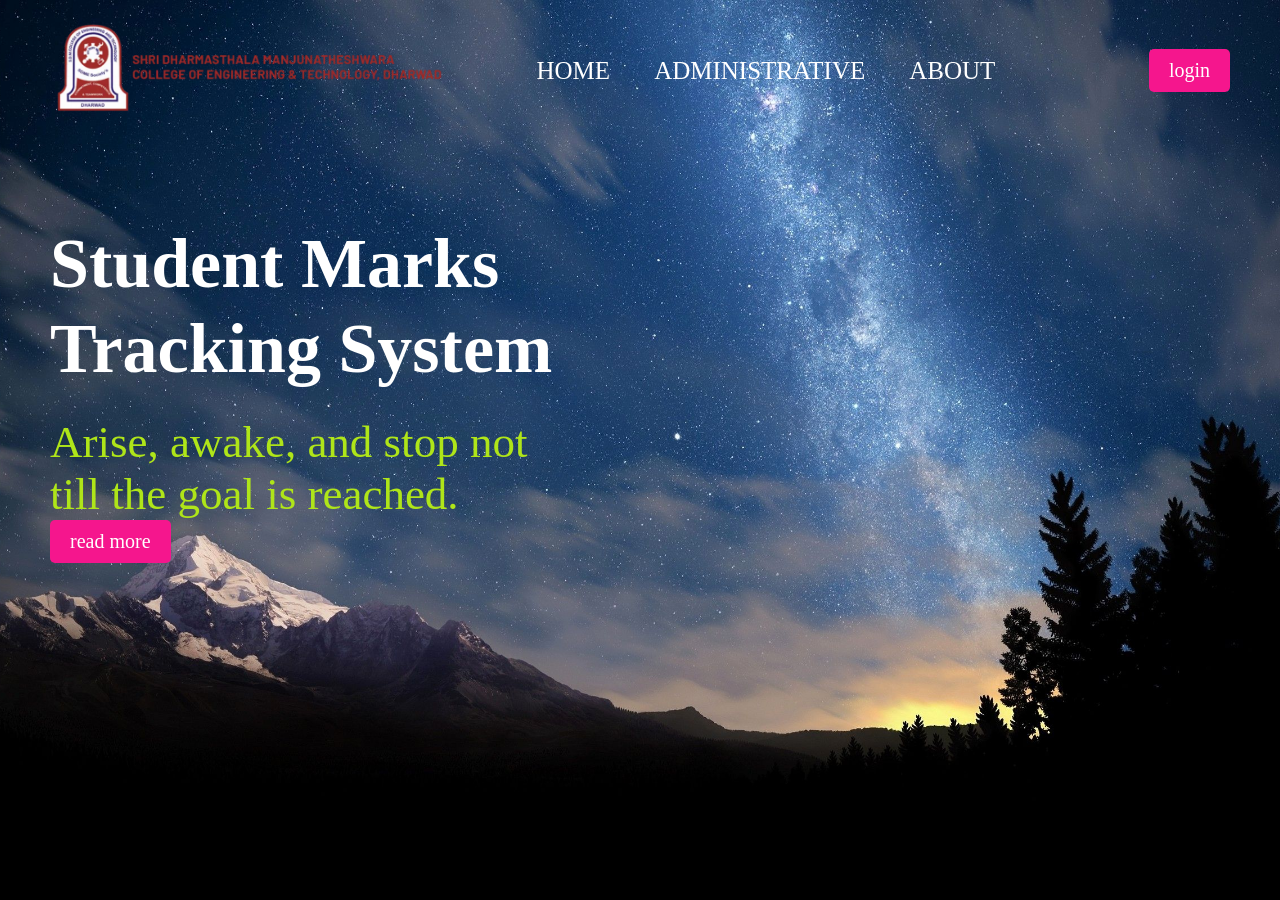
<file: index.html>
<!DOCTYPE html>
<html lang="en">
<head>
    <meta charset="UTF-8">
    <meta name="viewport" content="width=device-width, initial-scale=1.0">
    <link rel="stylesheet" href="https://cdnjs.cloudflare.com/ajax/libs/font-awesome/6.5.2/css/all.min.css" integrity="sha512-SnH5WK+bZxgPHs44uWIX+LLJAJ9/2PkPKZ5QiAj6Ta86w+fsb2TkcmfRyVX3pBnMFcV7oQPJkl9QevSCWr3W6A==" crossorigin="anonymous" referrerpolicy="no-referrer" />
    <title>Document</title>
    <style>
        *{
    margin: 0%;
    padding: 0%;
    font-family: 'Times New Roman', Times, serif;
    box-sizing: border-box;
}
.container{
  width: 100%;
  min-height: 100vh;
  background-image:url(background.jpg);
  background-position: center;
  background-size: cover;
  padding: 3px 50px;
  

}
nav{
  width: 100%;
  display: flex;
  align-items: center;
  justify-content: space-between;
  padding: 10px 0;
}
.logo{
  width: 393px;
  cursor: pointer;
}
ul{
  list-style: none;
  width: 100%;
  text-align: center;
  padding-right: 60px;

}
ul li{
  display: inline;
  margin: 10px 20px;
}
ul li a{
  text-decoration: none;
  color: white;
  font-size: 25px;
  font-style: bold;
}

.butn{
 display: flex;
 align-items: center;
 padding: 10px 20px;
 border: 0;
 outline: 0;
 border-radius: 5px;
 background: #F5168D;
 color: white;
 font-weight: 500 ;
 cursor: pointer;
font-size: 20px;
}
a{
  text-decoration: none;
}
.content{
   margin-top: 7%;
   color: white;
   max-width: 620px ;
}
.content h1{
  font-size: 70px;  
  font-weight: 600;
  line-height: 85px;
  margin-bottom: 25px;

}
p{
  font-size: 45px;
  color: #afe519
}
i .fa-solid .fa-right-to-bracket{
    padding-right: 11px;
  }
    </style>
</head>
<body>
    <div class="container">
        <nav>
            <img src="sdm_logo3.jpeg.jpg" alt="" class="logo">
            <ul>
                <li><a href="#">HOME</a></li>
                <li><a href="adminstratorloginpage.html">ADMINISTRATIVE</a></li>
                <li><a href="#">ABOUT</a></li>
            </ul>
            <a href="studentlogin.html"><input class="butn" type="button" value="login"></a>
        </nav>
        <div class="content">
            <h1>Student Marks <br>Tracking System</h1>
            <p>Arise, awake, and stop not <br>till the goal is reached.</p>
            <form action="">  
                <button class="butn" type="button">read more</button>
            </form>
        </div>
    </div>
</body>
</html>
</file>
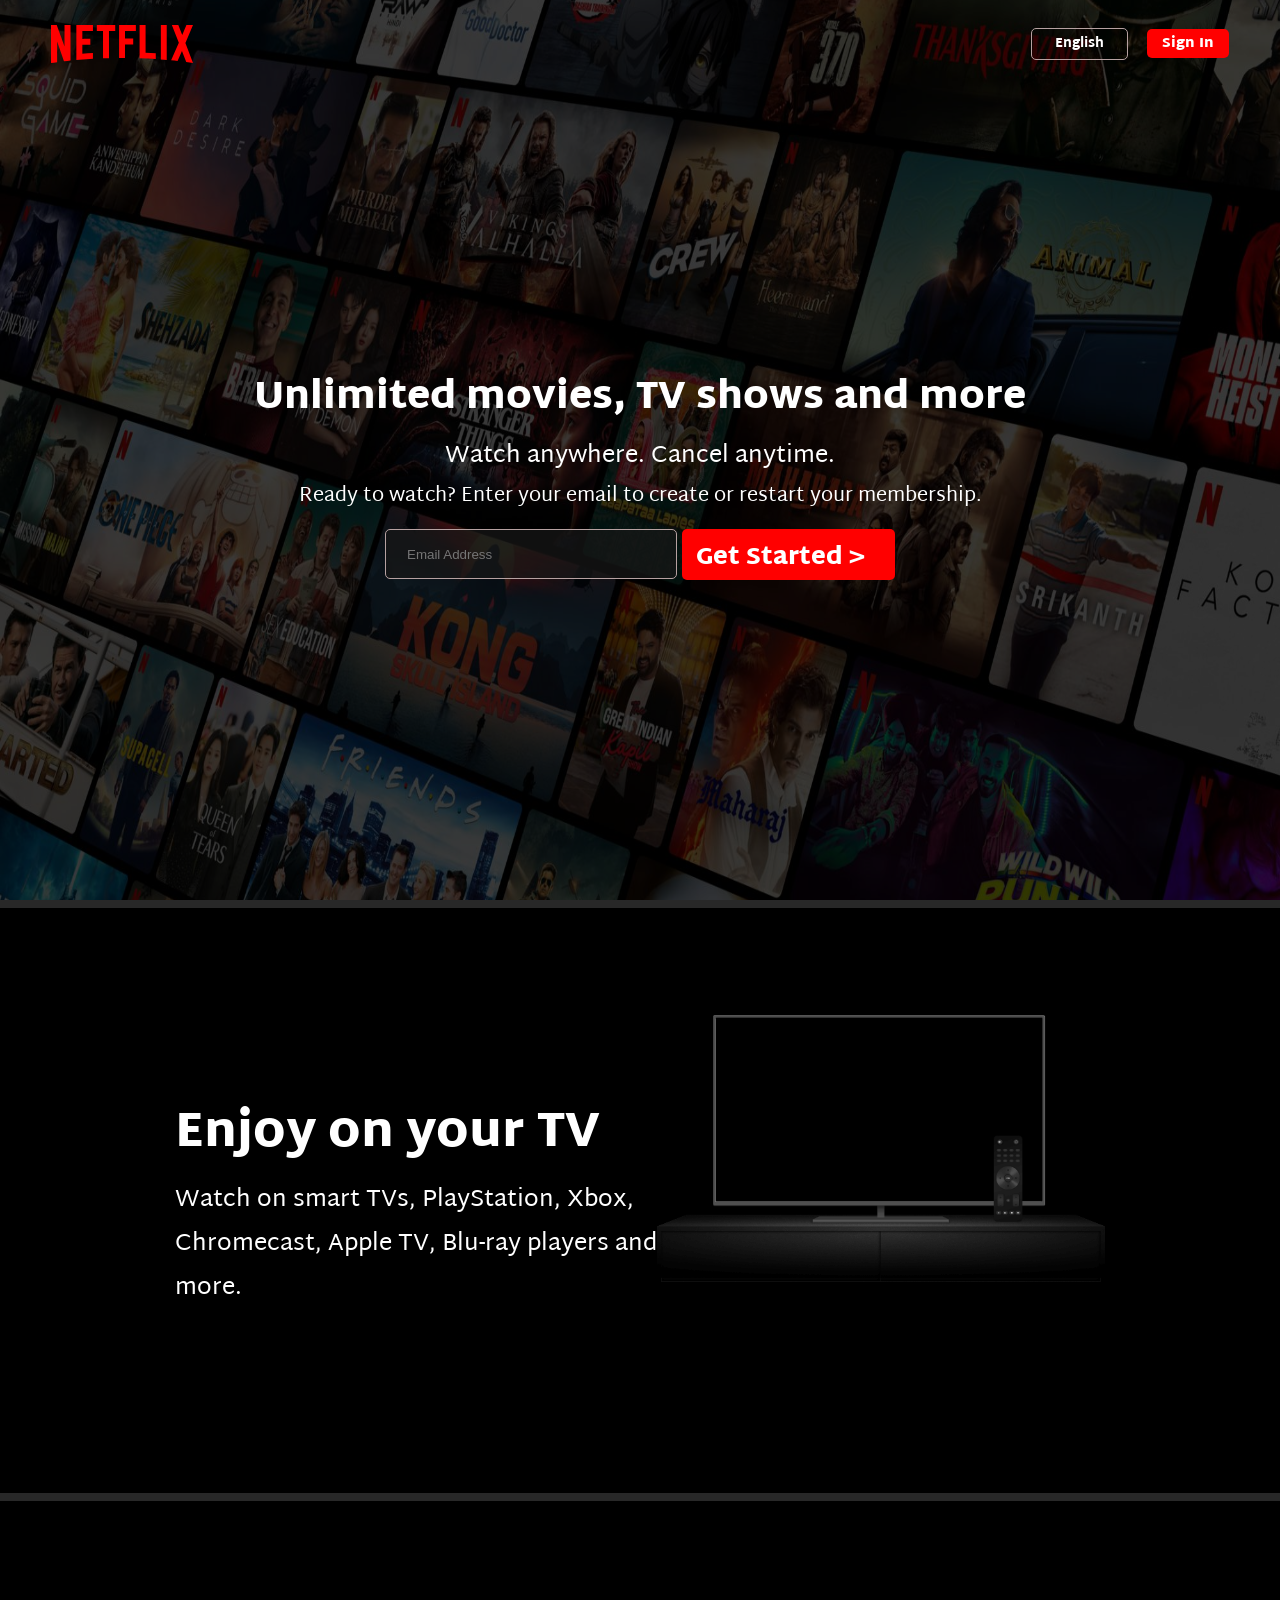
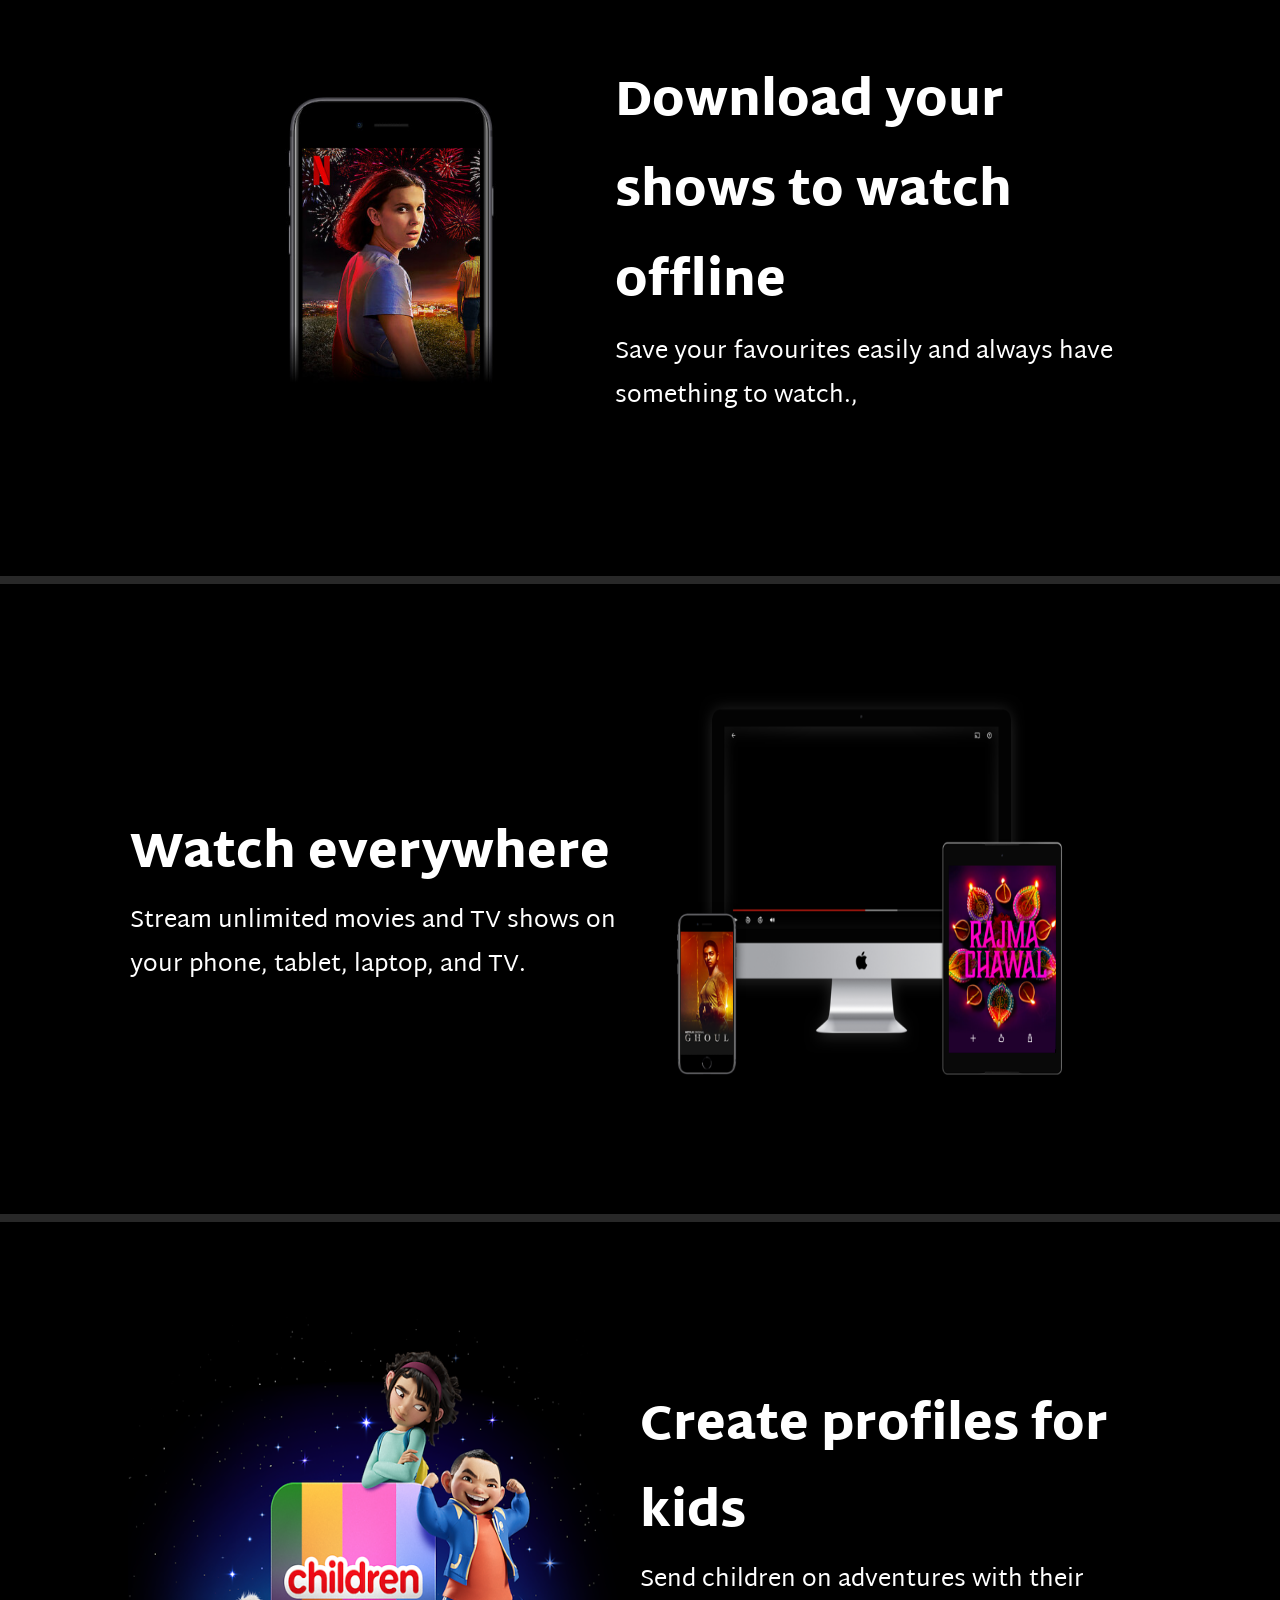
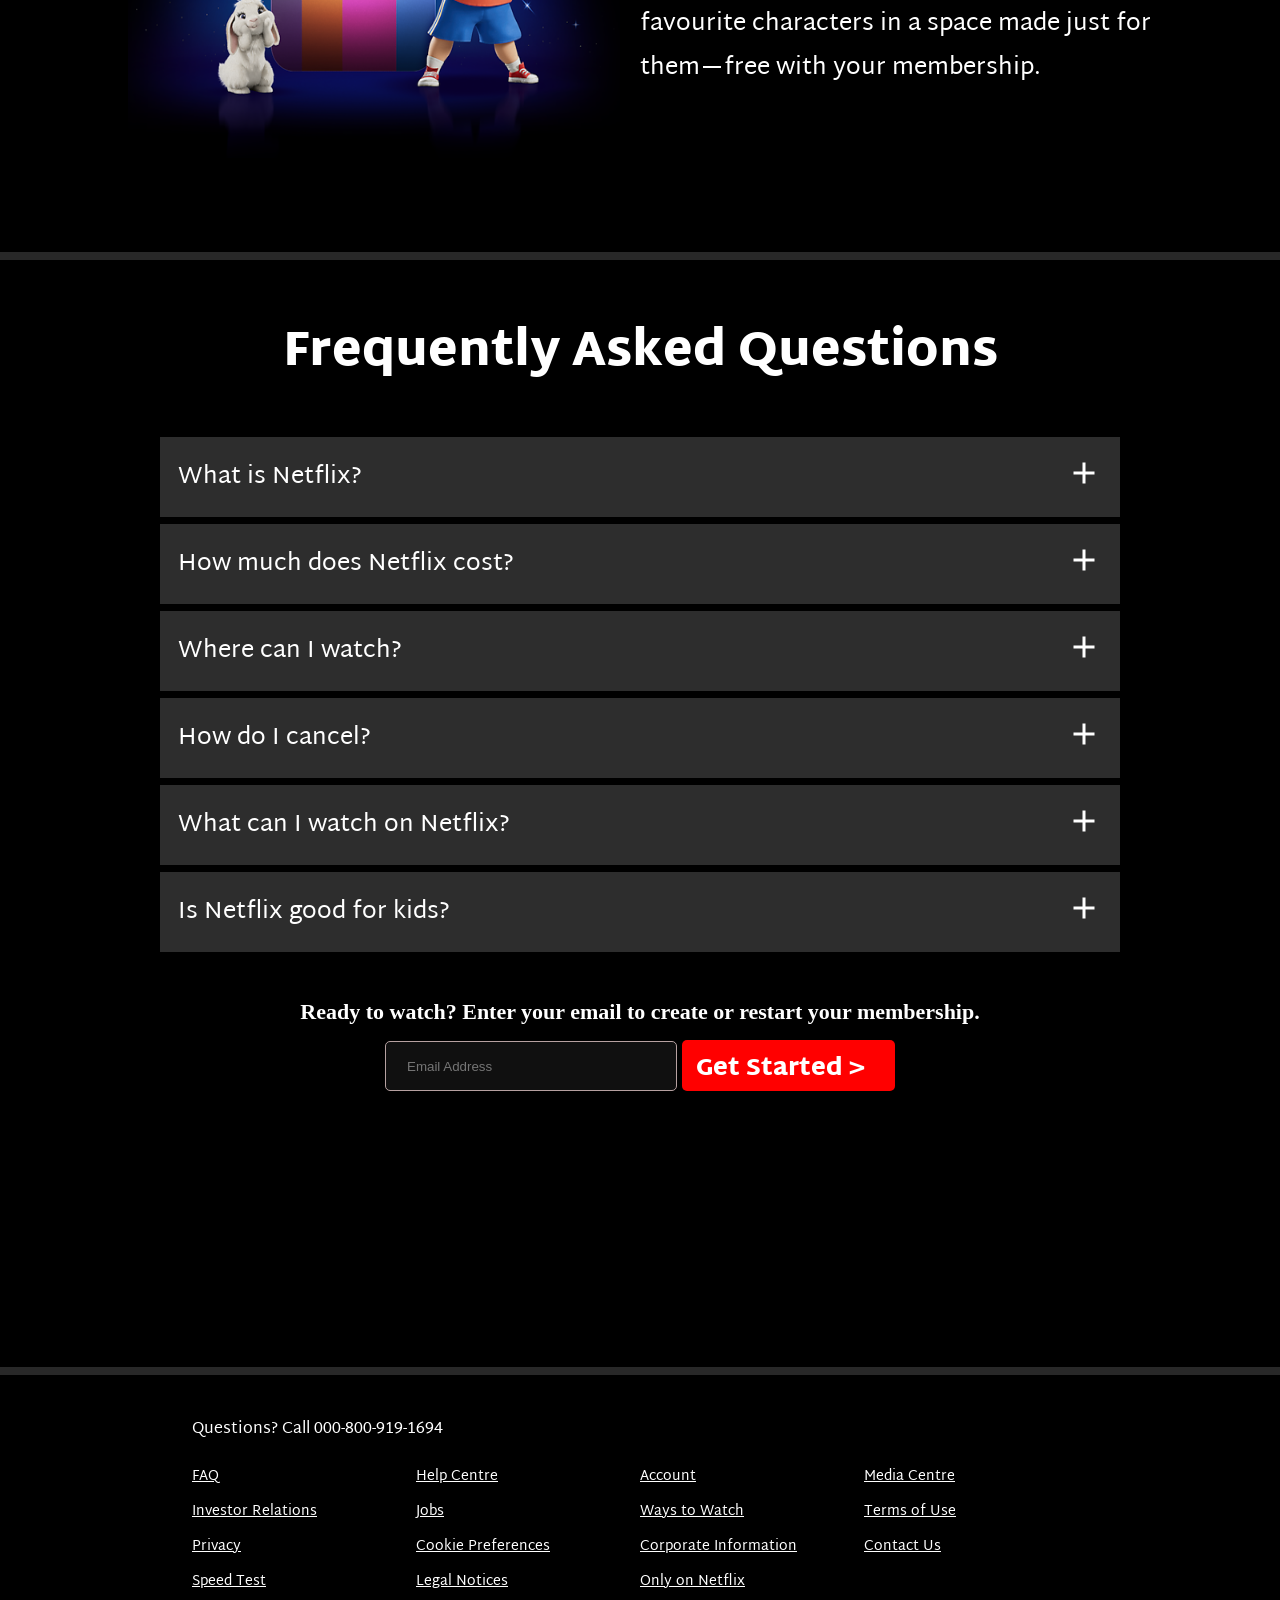
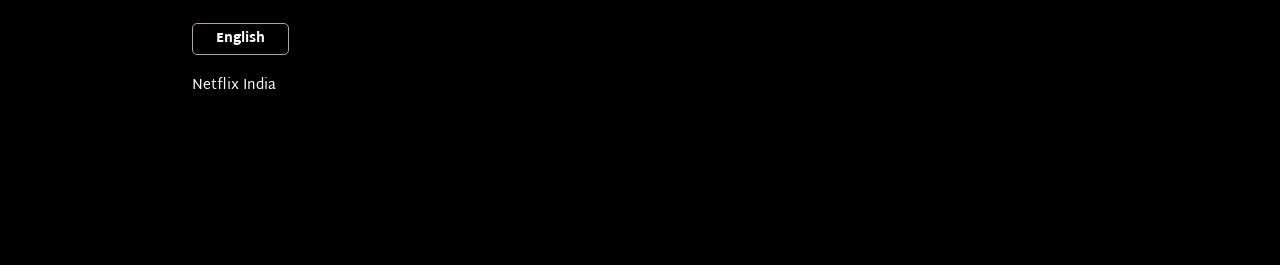
<file: Netflix Clone/index.html>
<!DOCTYPE html>
<html lang="en">
  <head>
    <meta charset="UTF-8" />
    <meta name="viewport" content="width=device-width, initial-scale=1.0" />
    <title>Netflix India – Watch TV Shows Online, Watch Movies Online</title>
    <link rel="stylesheet" href="style.css" />
  </head>
  <body>
    <div class="main">
      <div class="nav">
        <img src="items/photo/logo.svg" alt="" />
        <div class="btn1">
          <button class="btn-lang">English</button>
          <button class="btn btn-nav">Sign In</button>
        </div>
      </div>
      <div class="color"></div>
      <div class="elements">
        <span class="firsttext">Unlimited movies, TV shows and more </span>
        <span class="secondtext">Watch anywhere. Cancel anytime.</span>
        <span class="thirdtext">Ready to watch? Enter your email to create or restart your membership.</span>
        <div class="elements2">
          <input type="text" placeholder="Email Address">
          <button class="btn btn-element">Get Started  &gt;</button>
        </div>
      </div>
      
    </div>
    <div class="separation"></div>
    <section class="first">
      <div class="text">
       <span>Enjoy on your TV</span>
       <span>Watch on smart TVs, PlayStation, Xbox,</span>
       <span>Chromecast, Apple TV, Blu-ray players and </span>
       <span>more.</span>
      </div>
      <div class="tv">
        <img src="items/photo/first_image.png" alt="">
        <video src="items/video/video-tv-in-0819.m4v " autoplay muted loop></video> 
      </div>
    </section>
    <div class="separation"></div>

    <section class="second">
      <div class="phone">
        <img src="items/photo/phone.jpeg" alt=""> 
      </div>
      <div class="text1">
      <span>Download your</span> 
      <span>shows to watch </span>
      <span>offline</span>
      <span>Save your favourites easily and always have </span> 
      <span>something to watch.,</span>
      </div>
    </section>
    <div class="separation"></div>
    
    <section class="third">
      <div class="text3">
       <span>Watch everywhere</span>
       <span>Stream unlimited movies and TV shows on</span> 
       <span>your phone, tablet, laptop, and TV.</span>      
      </div>
      <div class="tv2">
        <img src="items/photo/tv_with_phone.png" alt="">
        <video src="items/video/video-devices-in.m4v " autoplay muted loop></video> 
      </div>
    </section>
    <div class="separation"></div>
    <section class="fourth">
      <div class="kids">
        <img src="items/photo/kidsimage.png" alt=""> 
      </div>
      <div class="text4">
      <span>Create profiles for kids</span>
      <span>Send children on adventures with their favourite characters in a space made just for them—free with your membership.</span>
      </div>

    </section>
    <div class="separation"></div>

    <section class="faq">
        <div class="title">
          <span>Frequently Asked Questions</span>
        </div>
        <div class="question">
          <button>
            <span>What is Netflix?</span>
            <img src="items/photo/add_24dp_FFFFFF_FILL0_wght400_GRAD0_opsz24.svg" alt="">
          </button>
          <button>
            <span>How much does Netflix cost?</span>
            <img src="items/photo/add_24dp_FFFFFF_FILL0_wght400_GRAD0_opsz24.svg" alt="">
          </button>
          <button>
            <span>Where can I watch?</span>
            <img src="items/photo/add_24dp_FFFFFF_FILL0_wght400_GRAD0_opsz24.svg" alt="">
          </button>
          <button>
            <span>How do I cancel?</span>
            <img src="items/photo/add_24dp_FFFFFF_FILL0_wght400_GRAD0_opsz24.svg" alt="">
          </button>
          <button>
            <span>What can I watch on Netflix?</span>
            <img src="items/photo/add_24dp_FFFFFF_FILL0_wght400_GRAD0_opsz24.svg" alt="">
          </button>
          <button>
            <span>Is Netflix good for kids?</span>
            <img src="items/photo/add_24dp_FFFFFF_FILL0_wght400_GRAD0_opsz24.svg" alt="">
          </button>
          <div class="text5">
            <span>Ready to watch? Enter your email to create or restart your membership.</span>
          </div>  
        </div>
        <div class="elements2">
          <input type="text" placeholder="Email Address">
          <button class="btn btn-element">Get Started  &gt;</button>
        </div>
    </section>

    <div class="separation"></div>

    <footer>
      <div class="q1">
        Questions? Call 000-800-919-1694
      </div>
      <div class="footer">
      <div class="footer-item">
        <a href="faq">FAQ</a>
        <a href="Investor Relations">Investor Relations</a>
        <a href="Privacy">Privacy</a>
        <a href="Speed Test">Speed Test</a>
      </div>
      <div class="footer-item">
        <a href="Help Centre">Help Centre</a>
        <a href="Jobs">Jobs</a>
        <a href="Cookie Preferences">Cookie Preferences</a>
        <a href="Legal Notices">Legal Notices</a>
      </div>
      <div class="footer-item">
        <a href="Account">Account</a>
        <a href="Ways to Watch">Ways to Watch</a>
        <a href="Corporate Information">Corporate Information</a>
        <a href="Only on Netflix">Only on Netflix</a>
      </div>
      <div class="footer-item">
        <a href="Media Centre">Media Centre</a>
        <a href="Terms of Use">Terms of Use</a>
        <a href="Contact Us">Contact Us</a>
      </div>
    </div>
      <div class="btn1">
        <button class="btn-lang">English</button>
      </div>
      <div class="india">
        Netflix India
      </div>
    </footer>
  </body>
</html>
</file>
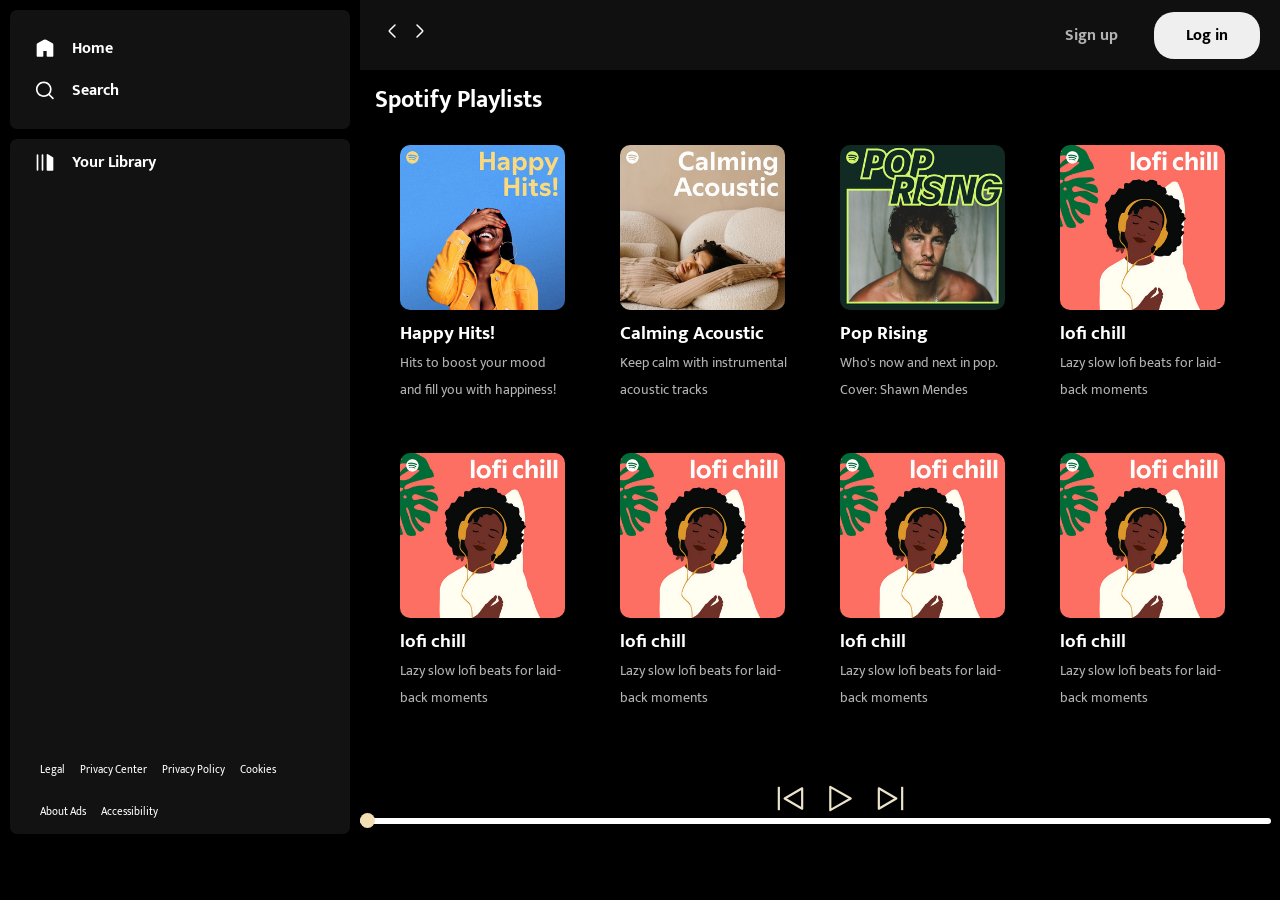
<file: spotify clone/index.html>
<!DOCTYPE html>
<html lang="en">
  <head>
    <meta charset="UTF-8" />
    <meta name="viewport" content="width=device-width, initial-scale=1.0" />
    <title>Spotify - Web Player: Music for everyone</title>
    <link rel="stylesheet" href="style.css" />
    <link rel="stylesheet" href="utility.css" />
  </head>
  <body>
    <div class="container bgcolor">
      <div class="left p-1  bgcolor">
        <div class="home p-1 bg-color">
          <ul>
            <li>
              <img class="invert" src="items/home-left.svg" alt="home" />Home
            </li>
            <li>
              <img
                class="invert"
                src="items/search-left.svg"
                alt="search-left"
              />Search
            </li>
          </ul>
        </div>
        <div class="librery bg-color p-1 m-2">
          <div class="heading p-2">
            <img class="invert" src="items/playlist-img.svg" alt="" />Your
            Library
          </div>
          <div class="songlist">
            <ul>
              
            </ul>
          </div>
          <div class="footer">
            <div>
              <a href="https://www.spotify.com/jp/legal/"><span>Legal</span></a>
            </div>
            <div>
              <a href="https://www.spotify.com/jp/privacy/"
                ><span>Privacy Center</span></a
              >
            </div>
            <div>
              <a href="https://www.spotify.com/jp/legal/privacy-policy/"
                ><span>Privacy Policy</span></a
              >
            </div>
            <div>
              <a href="https://www.spotify.com/jp/legal/cookies-policy/"
                ><span>Cookies</span></a
              >
            </div>
            <div>
              <a href="https://www.spotify.com/jp/legal/privacy-policy/#s3"
                ><span>About Ads</span></a
              >
            </div>
            <div>
              <a href="https://www.spotify.com/jp/accessibility/"
                ><span>Accessibility</span></a
              >
            </div>
          </div>
        </div>
      </div>
      <div class="right">
        <div class="nav">
            <div class="arrows">
                <svg width="24" height="24" viewBox="0 0 24 24" fill="none" xmlns="http://www.w3.org/2000/svg">
                    <path
                        d="M15 6L9.70711 11.2929C9.37377 11.6262 9.20711 11.7929 9.20711 12C9.20711 12.2071 9.37377 12.3738 9.70711 12.7071L15 18"
                        stroke="#ffffff" stroke-width="1.5" stroke-linecap="round" stroke-linejoin="round" />
                </svg>
                <svg width="24" height="24" viewBox="0 0 24 24" fill="none" xmlns="http://www.w3.org/2000/svg">
                    <path
                        d="M9 18L14.2929 12.7071C14.6262 12.3738 14.7929 12.2071 14.7929 12C14.7929 11.7929 14.6262 11.6262 14.2929 11.2929L9 6"
                        stroke="#ffffff" stroke-width="1.5" stroke-linecap="round" stroke-linejoin="round" />
                </svg>
            </div>
            <div class="buttons">
                <button class="popup">Sign up</button>
                <button>Log in</button>
            </div>
        </div>
        <div class="spotifyPlaylist">
          <span class="title">Spotify Playlists</span>
          <div class="cardcontainer">
            <div class="cards">
              <div class="icon-container">
                <svg xmlns="http://www.w3.org/2000/svg" viewBox="0 0 384 512">
                  <path fill="#000000" d="M73 39c-14.8-9.1-33.4-9.4-48.5-.9S0 62.6 0 80L0 432c0 17.4 9.4 33.4 24.5 41.9s33.7 8.1 48.5-.9L361 297c14.3-8.7 23-24.2 23-41s-8.7-32.2-23-41L73 39z"/>
                </svg>
              </div>    
              <img src="items/cards-picture-1.jpeg" alt="">
              <h3 style="line-height: 30px;">Happy Hits!</h3>
              <span>Hits to boost your mood and fill you with happiness!</span>

            </div>
            <div class="cards ">
              <div class="icon-container">
                <svg xmlns="http://www.w3.org/2000/svg" viewBox="0 0 384 512">
                  <path fill="#000000" d="M73 39c-14.8-9.1-33.4-9.4-48.5-.9S0 62.6 0 80L0 432c0 17.4 9.4 33.4 24.5 41.9s33.7 8.1 48.5-.9L361 297c14.3-8.7 23-24.2 23-41s-8.7-32.2-23-41L73 39z"/>
                </svg>
              </div>
              <img src="items/cards-picture-2.jpeg" alt="">
              <h3 style="line-height: 30px;">Calming Acoustic</h3>
              <span>Keep calm with instrumental acoustic tracks</span>
            </div>

            <div class="cards">
              <div class="icon-container">
                <svg xmlns="http://www.w3.org/2000/svg" viewBox="0 0 384 512">
                  <path fill="#000000" d="M73 39c-14.8-9.1-33.4-9.4-48.5-.9S0 62.6 0 80L0 432c0 17.4 9.4 33.4 24.5 41.9s33.7 8.1 48.5-.9L361 297c14.3-8.7 23-24.2 23-41s-8.7-32.2-23-41L73 39z"/>
                </svg>
              </div>
              <img src="items/cards-picture-3.jpeg" alt="">
              <h3 style="line-height: 30px;">Pop Rising</h3>
              <span>Who's now and next in pop. Cover: Shawn Mendes</span>
            </div>

            <div class="cards">
              <div class="icon-container">
                <svg xmlns="http://www.w3.org/2000/svg" viewBox="0 0 384 512">
                  <path fill="#000000" d="M73 39c-14.8-9.1-33.4-9.4-48.5-.9S0 62.6 0 80L0 432c0 17.4 9.4 33.4 24.5 41.9s33.7 8.1 48.5-.9L361 297c14.3-8.7 23-24.2 23-41s-8.7-32.2-23-41L73 39z"/>
                </svg>
              </div>
              <img src="items/cards-picture-4.jpeg" alt="">
              <h3 style="line-height: 30px;">lofi chill</h3>
              <span>Lazy slow lofi beats for laid-back moments</span>
            </div>
            <div class="cards">
              <div class="icon-container">
                <svg xmlns="http://www.w3.org/2000/svg" viewBox="0 0 384 512">
                  <path fill="#000000" d="M73 39c-14.8-9.1-33.4-9.4-48.5-.9S0 62.6 0 80L0 432c0 17.4 9.4 33.4 24.5 41.9s33.7 8.1 48.5-.9L361 297c14.3-8.7 23-24.2 23-41s-8.7-32.2-23-41L73 39z"/>
                </svg>
              </div>
              <img src="items/cards-picture-4.jpeg" alt="">
              <h3 style="line-height: 30px;">lofi chill</h3>
              <span>Lazy slow lofi beats for laid-back moments</span>
            </div>
            <div class="cards">
              <div class="icon-container">
                <svg xmlns="http://www.w3.org/2000/svg" viewBox="0 0 384 512">
                  <path fill="#000000" d="M73 39c-14.8-9.1-33.4-9.4-48.5-.9S0 62.6 0 80L0 432c0 17.4 9.4 33.4 24.5 41.9s33.7 8.1 48.5-.9L361 297c14.3-8.7 23-24.2 23-41s-8.7-32.2-23-41L73 39z"/>
                </svg>
              </div>
              <img src="items/cards-picture-4.jpeg" alt="">
              <h3 style="line-height: 30px;">lofi chill</h3>
              <span>Lazy slow lofi beats for laid-back moments</span>
            </div>
            <div class="cards">
              <div class="icon-container">
                <svg xmlns="http://www.w3.org/2000/svg" viewBox="0 0 384 512">
                  <path fill="#000000" d="M73 39c-14.8-9.1-33.4-9.4-48.5-.9S0 62.6 0 80L0 432c0 17.4 9.4 33.4 24.5 41.9s33.7 8.1 48.5-.9L361 297c14.3-8.7 23-24.2 23-41s-8.7-32.2-23-41L73 39z"/>
                </svg>
              </div>
              <img src="items/cards-picture-4.jpeg" alt="">
              <h3 style="line-height: 30px;">lofi chill</h3>
              <span>Lazy slow lofi beats for laid-back moments</span>
            </div>
            <div class="cards">
              <div class="icon-container">
                <svg xmlns="http://www.w3.org/2000/svg" viewBox="0 0 384 512">
                  <path fill="#000000" d="M73 39c-14.8-9.1-33.4-9.4-48.5-.9S0 62.6 0 80L0 432c0 17.4 9.4 33.4 24.5 41.9s33.7 8.1 48.5-.9L361 297c14.3-8.7 23-24.2 23-41s-8.7-32.2-23-41L73 39z"/>
                </svg>
              </div>
              <img src="items/cards-picture-4.jpeg" alt="">
              <h3 style="line-height: 30px;">lofi chill</h3>
              <span>Lazy slow lofi beats for laid-back moments</span>
            </div>
            <div class="cards">
              <div class="icon-container">
                <svg xmlns="http://www.w3.org/2000/svg" viewBox="0 0 384 512">
                  <path fill="#000000" d="M73 39c-14.8-9.1-33.4-9.4-48.5-.9S0 62.6 0 80L0 432c0 17.4 9.4 33.4 24.5 41.9s33.7 8.1 48.5-.9L361 297c14.3-8.7 23-24.2 23-41s-8.7-32.2-23-41L73 39z"/>
                </svg>
              </div>
              <img src="items/cards-picture-4.jpeg" alt="">
              <h3 style="line-height: 30px;">lofi chill</h3>
              <span>Lazy slow lofi beats for laid-back moments</span>
            </div>
            <div class="cards">
              <div class="icon-container">
                <svg xmlns="http://www.w3.org/2000/svg" viewBox="0 0 384 512">
                  <path fill="#000000" d="M73 39c-14.8-9.1-33.4-9.4-48.5-.9S0 62.6 0 80L0 432c0 17.4 9.4 33.4 24.5 41.9s33.7 8.1 48.5-.9L361 297c14.3-8.7 23-24.2 23-41s-8.7-32.2-23-41L73 39z"/>
                </svg>
              </div>
              <img src="items/cards-picture-4.jpeg" alt="">
              <h3 style="line-height: 30px;">lofi chill</h3>
              <span>Lazy slow lofi beats for laid-back moments</span>
            </div>
            <div class="cards">
              <div class="icon-container">
                <svg xmlns="http://www.w3.org/2000/svg" viewBox="0 0 384 512">
                  <path fill="#000000" d="M73 39c-14.8-9.1-33.4-9.4-48.5-.9S0 62.6 0 80L0 432c0 17.4 9.4 33.4 24.5 41.9s33.7 8.1 48.5-.9L361 297c14.3-8.7 23-24.2 23-41s-8.7-32.2-23-41L73 39z"/>
                </svg>
              </div>
              <img src="items/cards-picture-4.jpeg" alt="">
              <h3 style="line-height: 30px;">lofi chill</h3>
              <span>Lazy slow lofi beats for laid-back moments</span>
            </div>
          </div>
        </div>
        <div class="songbuttons">
          <div class="rangeslider">
            <div class="circle">

            </div>
          </div>
           <div class="songDetails">
            <div class="songName"></div>
            <div class="songDuration"></div>
           <div class="music-nav-button">
            <img id="previous" src="buttons/prevsong-button.svg" alt="">
            <img id="play" src="buttons/play-button.svg" alt="">
            <img id="next" src="buttons/nextsong-button.svg" alt="">
           </div>
          </div>
        </div>

      </div>
    </div>
  </body>
  <script src="script.js"></script>
</html>
</file>
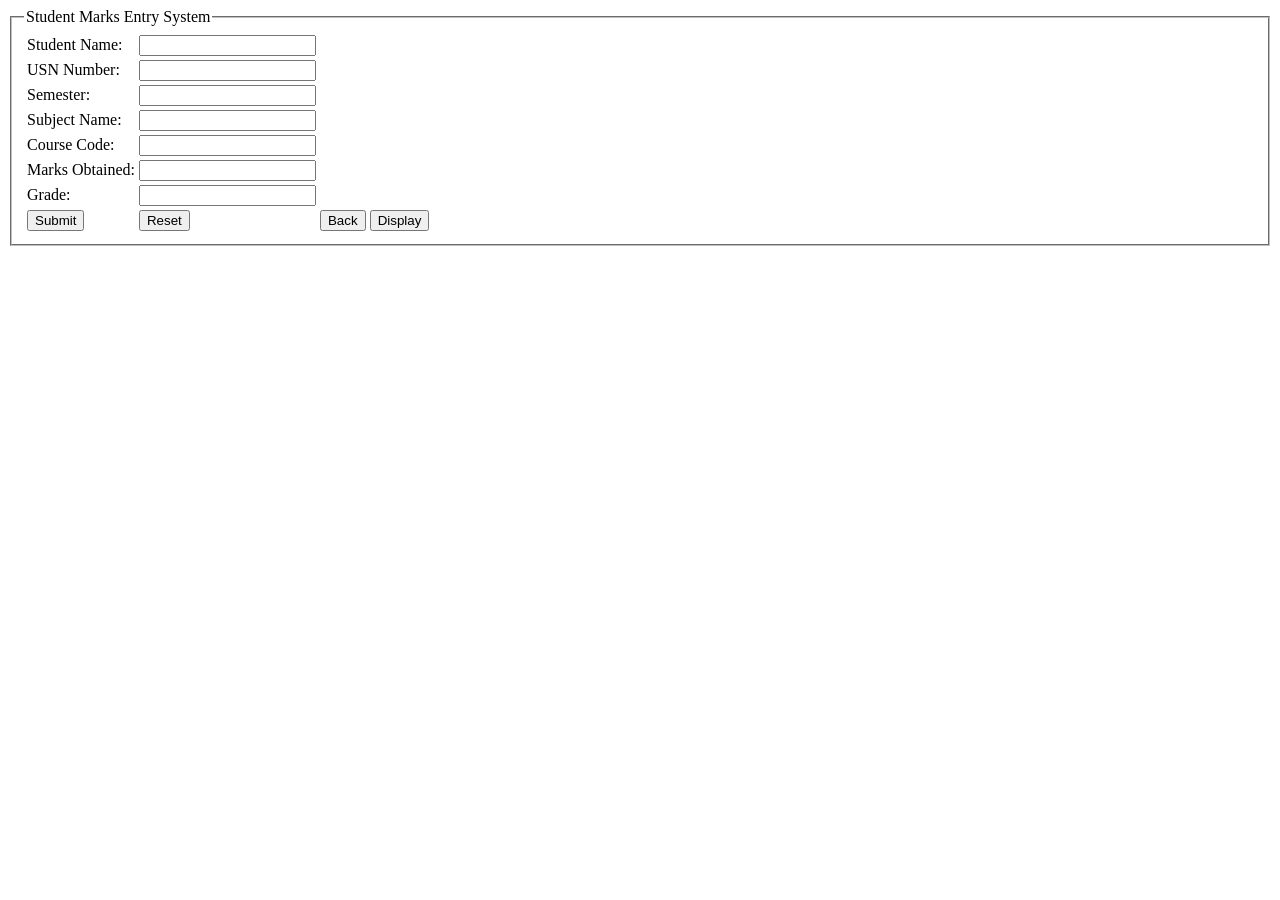
<file: admin_marks_entry.html>
<!DOCTYPE html>
<html lang="en">

<head>
    <meta charset="UTF-8">
    <meta name="viewport" content="width=device-width, initial-scale=1.0">
    <title>Student Marks Entry System</title>
</head>

<body>
    <form>
        <fieldset>
            <legend>Student Marks Entry System</legend>
            <table>
                <tr>
                    <td><label>Student Name:</label></td>
                    <td><input type="text" id="studentName" name="studentName"></td>
                </tr>
                <tr>
                    <td><label>USN Number:</label><br></td>
                    <td><input type="text" id="usnNo" name="usnno"></td>
                </tr>
                <tr>
                    <td><label>Semester:</label><br></td>
                    <td><input type="number" id="semester" name="semester"></td>
                </tr>
                <tr>
                    <td><label>Subject Name:</label><br></td>
                    <td><input type="text" id="subjectName" name="subjectName"></td>
                </tr>
                <tr>
                    <td><label>Course Code:</label></td>
                    <td><input type="text" id="courseCode" name="courseCode"></td>
                </tr>
                <tr>
                    <td><label>Marks Obtained:</label><br></td>
                    <td><input type="number" id="marksObtained" name="marksObtained" required></td>
                </tr>
                <tr>
                    <td><label for="grade">Grade:</label></td>
                    <td><input type="text" id="grade1" name="grade1"></td>
                </tr>
                <tr>
                    <td><input type="button" value="Submit" onclick="addmarks1()"></td>
                    <td><input type="reset"></td>
                    <td><a href="administratorpage.html"><input type="button" value="Back"></a></td>
                    <td><input type="button" value="Display" onclick="display()"></td>
                </tr>
            </table>
        </fieldset>
    </form>
    <div id="display"></div>
</body>

<script>
    var coursearr = [];
    var marksarr = [];
    var gradearr = [];
    var subarr = [];
    var namearr = [];
    var usnarr = [];
    var semarr = [];

    function addmarks1() {
        var name = document.getElementById("studentName").value;
        var usn = document.getElementById("usnNo").value;
        var sem = document.getElementById("semester").value;
        var sub = document.getElementById("subjectName").value;
        var course = document.getElementById("courseCode").value;
        var marks = document.getElementById("marksObtained").value;
        var grade = document.getElementById("grade1").value;

        var pattern1 = /^[a-zA-Z\s]+$/;
        var pattern2 = /^2SD\d{2}[A-Z]{2}\d{3}$/;
        var pattern3 = /^[1-8]$/;
        var pattern4 = /^22[A-Z]{4}\d{3}$/;
        var pattern5 = /^(100|[1-9]?[0-9])$/;
        var pattern6 = /^[A-F]$/;

        if (name !== "" && usn !== "" && sem !== "" && course !== "" && marks !== "" && grade !== "" && sub !== "") {
            if (name.match(pattern1) && usn.match(pattern2) && sem.match(pattern3) && course.match(pattern4) && marks.match(pattern5) && grade.match(pattern6)) {
                coursearr.push(course);
                marksarr.push(marks);
                gradearr.push(grade);
                subarr.push(sub);
                usnarr.push(usn);
                namearr.push(name);
                semarr.push(sem);

                document.getElementById("courseCode").value = "";
                document.getElementById("marksObtained").value = "";
                document.getElementById("grade1").value = "";
                document.getElementById("subjectName").value = "";
               
            } else {
                alert("Invalid data input. Please fill correctly.");
            }
        } else {
            alert("Please fill all the input boxes completely");
        }
    }

    function display() {
        var displayDiv = document.getElementById("display");
        displayDiv.innerHTML = ""; 

        for (var i = 0; i < coursearr.length; i++) {
            var entry = document.createElement("p");
            entry.textContent = "Name: " + namearr[i] + ", USN: " + usnarr[i] + ", Semester: " + semarr[i] +
                ", Subject Name: " + subarr[i] + ", Course Code: " + coursearr[i] +
                ", Marks Obtained: " + marksarr[i] + ", Grade: " + gradearr[i];
            displayDiv.appendChild(entry);
        }
    }
</script>
</html>
</file>
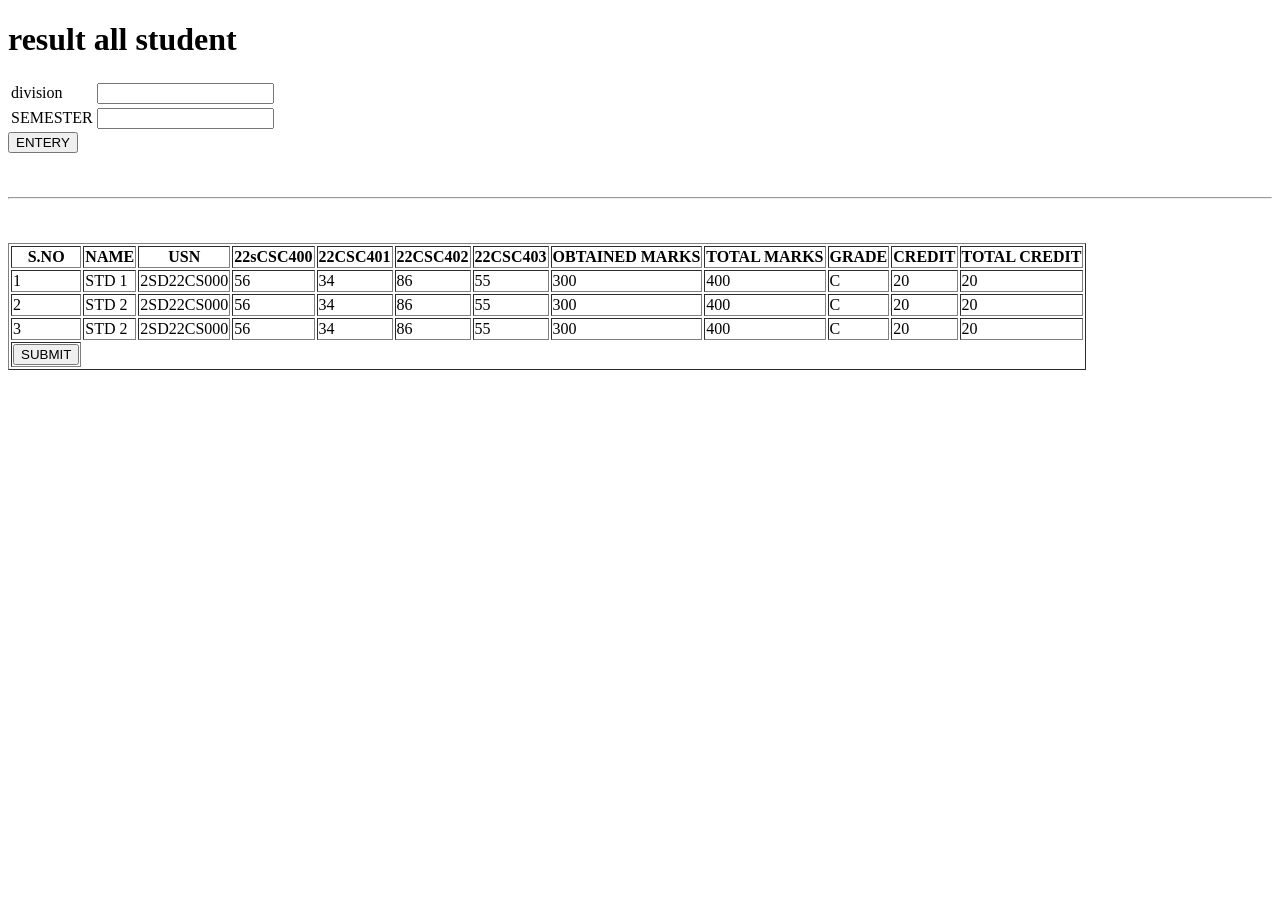
<file: Allstudentresult.html>
<!DOCTYPE html>
<html lang="en">

<head>
    <meta charset="UTF-8">
    <meta name="viewport" content="width=device-width, initial-scale=1.0">
    <title>Document</title>
</head>

<body>
    <h1>result all student</h1>
    <div class="search">
        <table>
            <tr>
                <td><label for="division">division</label></td>
                <td><input type="text" name="division" id=""></td>
            </tr>
            <tr>
                <td><label for="SEMESTER">SEMESTER</label></td>
                <td><input type="numder" name="SEMESTER" id=""></td>
            </tr>
        </table>
        <BUtton>ENTERY</BUtton>
    </div>
    <BR></BR>
    <HR>
    </HR>
    <BR></BR>
    <TABLE border="1">
        <TR BACKGROUND-COLOR="AQUA">
            <TH>S.NO</TH>
            <th>NAME</th>
            <th>USN</th>
            <th>22sCSC400</th>
            <th>22CSC401</th>
            <th>22CSC402</th>
            <TH>22CSC403</TH>
            <TH>OBTAINED MARKS</TH>
            <TH>TOTAL MARKS</TH>
            <TH>GRADE</TH>
            <TH>CREDIT</TH>
            <TH>TOTAL CREDIT</TH>
        </TR>
        <tr>
            <td><span>1</span></td>
            <td><span>STD 1</span></td>
            <TD><span>2SD22CS000</span></TD>
            <td><span>56</span></td>
            <td><span>34</span></td>
            <td><span>86</span></td>
            <td><span>55</span></td>
            <td><span>300</span></td>
            <td><span>400</span></td>
            <td><span>C</span></td>
            <td><span>20</span></td>
            <td><span>20</span></td>

        </tr>
        <tr>
            <td><span>2</span></td>
            <td><span>STD 2</span></td>
            <td><span>2SD22CS000</span></td>
            <td><span>56</span></td>
            <td><span>34</span></td>
            <td><span>86</span></td>
            <td><span>55</span></td>
            <td><span>300</span></td>
            <td><span>400</span></td>
            <td><span>C</span></td>
            <td><span>20</span></td>
            <td><span>20</span></td>


        </tr>
        <tr>
            <td><span>3</span></td>
            <td><span>STD 2</span></td>
            <td><span>2SD22CS000</span></td>
            <td><span>56</span></td>
            <td><span>34</span></td>
            <td><span>86</span></td>
            <td><span>55</span></td>
            <td><span>300</span></td>
            <td><span>400</span></td>
            <td><span>C</span></td>
            <td><span>20</span></td>
            <td><span>20</span></td>

        </tr>
        <tr>
            <td><a href="index.html"><input type="submit" value="SUBMIT"></a></td>
        </tr>
    </TABLE>
</body>

</html>
</file>
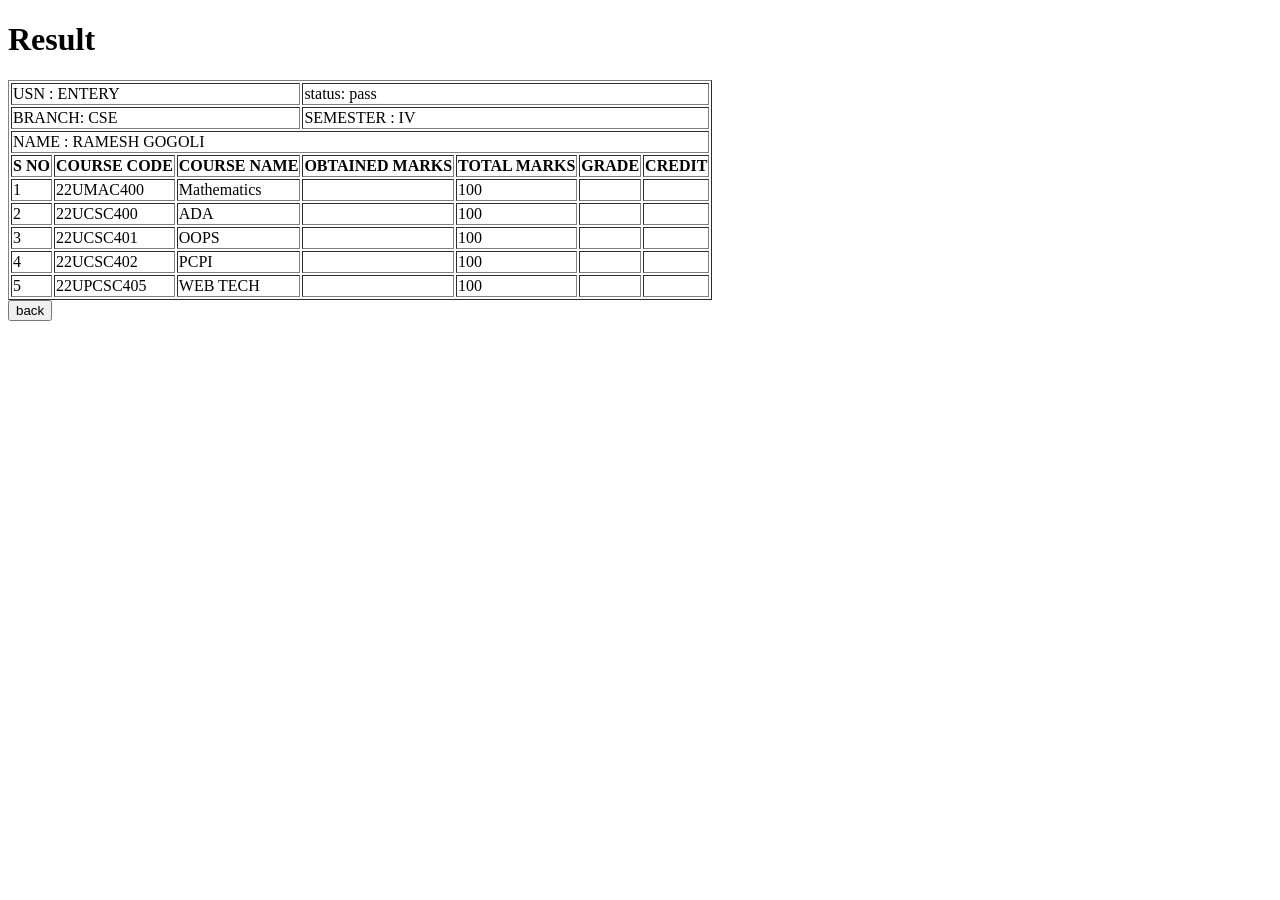
<file: studentmarksdisplay.html>
<!DOCTYPE html>
<html lang="en">

<head>
    <meta charset="UTF-8">
    <meta name="viewport" content="width=device-width, initial-scale=1.0">
    <link rel="stylesheet" href="https://cdnjs.cloudflare.com/ajax/libs/font-awesome/6.5.2/css/all.min.css" integrity="sha512-SnH5WK+bZxgPHs44uWIX+LLJAJ9/2PkPKZ5QiAj6Ta86w+fsb2TkcmfRyVX3pBnMFcV7oQPJkl9QevSCWr3W6A==" crossorigin="anonymous" referrerpolicy="no-referrer" />

    <title>result entry</title>
</head>

<body>
    
  <h1>Result</h1>
       <table border="1">
        <tr>
            <td colspan="3"><span class ="TITLE"> USN</span>  : ENTERY </td>
            <td colspan="4"><span class ="TITLE"> status:</span> <span class="result">pass</span></td>
             
        </tr>
        <tr>
            <td colspan="3"><span class ="TITLE"> BRANCH</span>:  CSE</td>
            <td colspan="4"> <span class ="TITLE"> SEMESTER</span> <span class="result"> : IV</span></td>
             
        </tr>
        <tr>
            <td colspan="7"><span class ="TITLE"> NAME </span>:  RAMESH GOGOLI </t>  
        </tr>
        <tr>
            <th>S NO </th>
            <th>COURSE CODE</th>
            <th>COURSE NAME</th>
            <th>OBTAINED MARKS</th>
            <th> TOTAL MARKS</th>
            <TH>GRADE</TH>
            <TH>CREDIT</TH>
        </tr>
        <tr>
            <td> 1</td>
            <td><span>22UMAC400</span></td>
            <td>Mathematics </td>
            <td><span></span></td>
            <td><span>100</span></td> 
             <td><span></span></td>
            <td><span></span></td>
        </tr>
        <tr>
            <td>2</td>
            <td><span>22UCSC400</span></td>
            <td>ADA</td>
            <td><span></span></td>
            <td><span>100</span></td> 
             <td><span></span></td>
            <td><span></span></td>
        </tr>
        <tr>
            <td>3</td>
            <td><span>22UCSC401</span></td>
            <td><span>OOPS</span></td>
            <td><span></span></td>
            <td><span>100</span></td> 
             <td><span></span></td>
            <td><span></span></td>
        </tr>
        <tr>
            <td>4</td>
            <td>22UCSC402</td>
            <td><span>PCPI</span></td>
            <td><span></span></td>
            <td><span>100</span></td> 
             <td><span></span></td>
            <td><span></span></td>
        </tr>
        <tr>
            <td>5</td>
            <td><span>22UPCSC405</span></td>
            <td><span>WEB TECH</span></td>
            <td><span></span></td>
            <td><span>100</span></td> 
             <td><span></span></td>
            <td><span></span></td>
        </tr>
            
       </table>
        <a href="index.html"><button>back</button></a>
    </div>
</body>

</html>
</file>
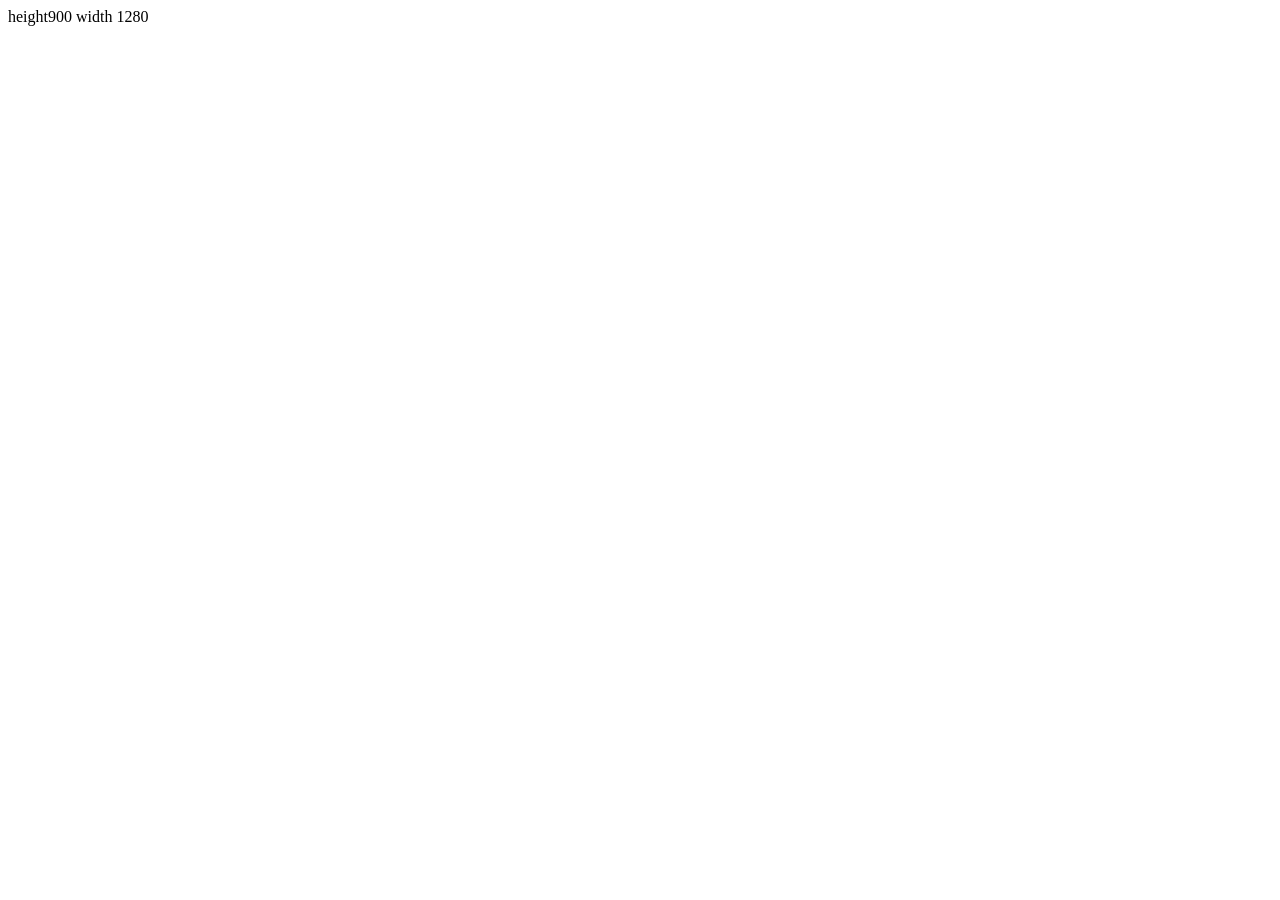
<file: spotify clone/hello.html>
<!DOCTYPE html>
<html lang="en">
<head>
    <meta charset="UTF-8">
    <meta name="viewport" content="width=device-width, initial-scale=1.0">
    <title>Document</title>
</head>
<body>
    <div class="width"></div>
</body>
<script>
    document.querySelector(".width").innerHTML="height"+window.innerHeight+" width "+window.innerWidth
</script>
</html>
</file>
<file: Netflix Clone/style.css>
@import url("https://fonts.googleapis.com/css2?family=Martel+Sans:wght@200;300;400;600;700;800;900&display=swap");
@import url("https://fonts.googleapis.com/css2?family=Martel+Sans:wght@200;300;400;600;700;800;900&family=Poppins:ital,wght@0,100;0,200;0,300;0,400;0,500;0,600;0,700;0,800;0,900;1,100;1,200;1,300;1,400;1,500;1,600;1,700;1,800;1,900&display=swap");

* {
  padding: 0;
  margin: 0;
  box-sizing: border-box;
  /* font-family: "Poppins", sans-serif; */
}
body {
  background-color: black;
}
.main {
  background-image: url(items/photo/bg.jpg);
  height: 100vh;
  background-position: center center;
  background-repeat: no-repeat;
  background-size: max(100vw, 1000px) max(100vh, 1000px);
}
.color {
  width: 100%;
  height: 100vh;
  opacity: 0.7;
  background-color: black;
  position: absolute;
  top: 0px;
}
.nav {
  max-width: 92vw;
  margin: auto;
  display: flex;
  justify-content: space-between;
  align-items: center;
  position: relative;
  top: 25px;
}
.nav img {
  width: 142px;
  position: relative;
  z-index: 10;
}
.nav button {
  position: relative;
  z-index: 10;
}
.main .elements {
  height: calc(100% - 48px);
  position: relative;
  z-index: 10;
  display: flex;
  align-items: center;
  justify-content: center;
  flex-direction: column;
  font-family: "Martel Sans", sans-serif;
  color: white;
}
.main .elements .firsttext {
  font-size: 38px;
  font-weight: 900;
  text-align: center;
}
.main .elements .secondtext {
  font-size: 24px;
  font-weight: 500;
  text-align: center;
}
.main .elements .thirdtext {
  font-size: 20px;
  font-weight: 500;
  text-align: center;
}
.elements2 input {
  padding: 17px 100px 16px 21px;
  background-color: rgba(23, 23, 23, 0.7);
  color: white;
  border: 0.5px solid rgb(182, 161, 161);
  border-radius: 5px;
}
.separation {
  height: 8px;
  background-color: rgba(81, 80, 80, 0.5);
}
.btn {
  padding: 3px;
  font-weight: 900;
}
.btn1 .btn-nav {
  background-color: red;
  color: white;
  font-family: "Martel Sans", sans-serif;
  font-size: 14px;
  padding: 2px 15px 2px 15px;
  border: none;
  margin-left: 15px;
  border-radius: 5px;
}
.btn-lang{
  padding: 3px 23px 3px 23px;
  border: 1px solid rgb(182, 161, 161);
  background-color: rgba(0, 0, 0, 0.034);
  font-family: "Martel Sans", sans-serif;
  font-weight: 800;
  color: white;
  border-radius: 5px;
}
.elements2 {
  display: flex;
  align-items: center;
  justify-content: center;
  position: relative;
  top: 15px;
  gap: 5px;
}
.elements2 .btn-element {
  background-color: red;
  color: white;
  font-family: "Martel Sans", sans-serif;
  font-size: 24px;
  padding: 7px 30px 0px 14px;
  border: none;
  border-radius: 5px;
}
.first{
  height: 65vh;
  display: flex;
  justify-content: center;
  position: relative;
  top: 0;
}
.first .text{
  color: white;
  display: flex;
  justify-content: center;
  flex-direction: column;
  
}
section.first > div.text :nth-child(1){
  font-family: "Martel Sans", sans-serif;
  font-size: 48px;
  font-weight: 900;
}
section.first > div.text :nth-child(2),:nth-child(3),:nth-child(4){
  font-family: "Martel Sans", sans-serif;
  font-size: 24px;
  font-weight: 400;
}
.first .tv img{
  max-width: 35vw;
  max-height: 50vh;
  position: relative;
  z-index: 10;
  top: 40px;
}
.first .tv video{
  position: absolute;
  top: 110px;
  right: 234px;
  width: 25vw;
}
.second {
  height: 75vh;
  display: flex;
  justify-content: center;
  align-items: center;
  position: relative;
  top: 0;
}
.second .phone img{
  max-width: 35vw;
  max-height: 50vh;
  position: relative;
  z-index: 10;
  top: -22px;
}
.second .text1{
  color: white;
  display: flex;
  justify-content: center;
  flex-direction: column;
  position: relative;
  
}
.second  div.text1 :nth-child(1){
  font-family: "Martel Sans", sans-serif;
  font-size: 48px;
  font-weight: 900;
  color: white;
  height: 10vh;
}
.second  div.text1 :nth-child(2){
  font-family: "Martel Sans", sans-serif;
  font-size: 48px;
  font-weight: 900;
  color: white;
  height: 10vh;
}
.second  div.text1 :nth-child(3){
  font-family: "Martel Sans", sans-serif;
  font-size: 48px;
  font-weight: 900;
  color: white;
  height: 10vh;
}
.second  div.text1 :nth-child(4){
  font-family: "Martel Sans", sans-serif;
  font-size: 24px;
  font-weight: 400;
}
.second  div.text1 :nth-child(5){
font-family: "Martel Sans", sans-serif;
  font-size: 24px;
  font-weight: 400;
}
.third{
  height: 70vh;
  width: 100vw;
  box-sizing: border-box;
  display: flex;
  position: relative;
  justify-content: center;
}
.third .text3{
  width: 50%;
  color: white;
  font-size: 24px;
  font-family: "Martel Sans", sans-serif;
  display: flex;
  justify-content: center;
  flex-direction: column;
  padding-left: 130px;
}
.third .tv2{
  height: 100%;
  width: 50%;
  display: flex;
  align-items: center;
  justify-content: flex-start;
}
.third .tv2 img{
  top: 0px;
  width: 70%;
  height: 70%;
  position: relative;
  z-index: 10;
}
.third .tv2 video{
  position: absolute; 
  top: 7px;
  right: 245px;
  width: 20vw;
  height: 50vh;
}
.third div.text3 :nth-child(1){
  font-size: 2em;
  font-weight: 900;
}

.fourth{
  height: 70vh;
  box-sizing: border-box;
  display: flex;
 justify-content: center; 
}
.fourth .kids{
  height: 100%;
  width: 50%;
  display: flex;
  align-items: center;
  justify-content: flex-end;

}
.fourth .kids img{
  width: 80%;
  height: 70%;
}
.fourth .text4{
  width: 50%;
  color: white;
  font-size: 24px;
  font-family: "Martel Sans", sans-serif;
  display: flex;
  justify-content: center;
  flex-direction: column;
  padding-right: 100px;
}
.fourth  div.text4 :nth-child(1){
  font-size: 2em;
  font-weight: 900;
}
.faq{ 
  font-size: 24px;
  height: 123vh;
  color: white;
}
.faq .title{
  font-family: "Martel Sans", sans-serif;
  font-size: 2em;
  margin-bottom: 10vh;
  font-weight: 900;
  position: relative;
  top: 50px;
  text-align: center;
}
.faq .question{
  width: 100vw;
  display: flex;
  justify-content: center;
  align-items: center;
  flex-direction: column;
  gap: 7px;
 
}

.faq .question button{
    width: 75vw;
    display: flex;
    text-align: start;
    background-color: rgb(45, 45, 45);
    border: none;
    padding: 18px;
    font-family: "Martel Sans", sans-serif;
    color: white;
    font-size: 24px;
    display: flex;
    justify-content: space-between;
    cursor: pointer;
}
.faq .question :hover{
  background-color: rgb(63, 61, 61);
}
.faq .text5{
      padding-top: 40px;
      font-weight: 600;
      font-size: 22px;
}

footer{
  color: white;
  max-width: 70vw;
  height: 50vh;
  margin: auto;
  position: relative;
  top: 40px;
  font-family: "Martel Sans", sans-serif;
  font-size: 16px;
  font-weight: 400;
}

footer .q1{
  margin-bottom: 20px;
}
.footer{
  display: grid;
  font-size: 14px;
  grid-template-columns: 1fr 1fr 1fr 1fr;
  margin-bottom: 20px;
}

.footer-item{
  display: flex;
  flex-direction: column;
  gap: 10px;
}
.footer .footer-item a{
  color: white;
  font-size: 14px;
}
.india{
  margin-top: 15px;
  font-family: "Martel Sans", sans-serif;
  font-size: 14px;
}
</file>
<file: spotify clone/style.css>
@import url('https://fonts.googleapis.com/css2?family=Mukta:wght@200;300;400;500;600;700;800&family=Roboto:ital,wght@0,100;0,300;0,400;0,500;0,700;0,900;1,100;1,300;1,400;1,500;1,700;1,900&display=swap');
*{
    margin: 0;
    padding: 0;
    font-family: "Mukta", sans-serif;
}
body{
    background-color: black;
    color: white;
}
.container{
    display: flex;
}
.home ul li{
    list-style: none;
    display: flex;
    gap: 17px;
    margin: 15px;
    font-size: 16px;
    font-weight: 700;
    cursor: pointer;
}
.librery{
    min-height: 75vh;
    position: relative;
}
.heading{
    display: flex;
    gap: 17px;
    font-size: 16px;
    font-weight: 700;
}
.footer{
    display: flex;
    gap: 15px;
    position: absolute;
    bottom: 10px;
    flex-wrap: wrap;
    padding: 0px 20px;
}
.footer a{
    color: white;
    text-decoration: none;
    font-weight: 400;
    font-size: 11px;  
}
.left{
    width: 27vw;
}
.right{
    width: 73vw;
    position: relative;
}
.nav{
    display: flex;
    height: 70px;
    background-color: rgb(16, 16, 16);
    align-items: center;
    padding: 0px 20px;
    justify-content: space-between;
}
.nav button{
    padding: 10px 32px;
    border-radius: 20px;
    border: none;
    font-size: 16px;
    font-weight: 700;
    cursor: pointer;
}
.nav button:hover{
    scale: 1.04;
}
.popup{
    background-color: transparent; 
    color: #b3b3b3;
}
.popup:hover{
    color: white;
}
.title{
    font-weight: 700;
    font-size: 24px;
}
.spotifyPlaylist{
    padding: 10px 15px;    
    width: 100%;
}
.cardcontainer{
    display: flex;
    flex-wrap: wrap;
    overflow-y: scroll;
    max-height: 68vh;
    width: 100%;
}
.cards{
    padding: 15px;
    width: 170px;
    margin: 10px 10px;
    font-weight: 400;
    font-size: 16px;
    position: relative;
    cursor: pointer;
    border-radius: 10px;
    &.cards:hover{
        background-color: #171717;
}
    
}
.icon-container {
    width: 30px;
    height: 30px;
    background-color: rgb(4, 229, 4);
    border-radius: 50%;
    display: flex;
    justify-content: center;
    align-items: center;
    padding: 5px;
    position: absolute;
    bottom: 95px;
    right: 25px;
    opacity: 0;
    transition: all 0.2s ease;
  }
  .icon-container svg {
    width: 70%;
    height: 70%;
  }
 
 .cards:hover .icon-container{
    opacity: 1;
    bottom: 120px;
 } 
.cards span{
    font-size: 14px;
    color: #b3b3b3;
}
.cards img{
    width: 165px;
    object-fit: contain;
    border-radius: 10px;
}
.music-nav-button{
    position: absolute;
    bottom: 28px;
    display: flex;
    width: 100%;
    justify-content: center;
    gap: 15px;
}
.music-nav-button img{
    width: 35px;
    filter: invert(1);
    cursor: pointer;
}
.songlist{
    padding: 15px 15px 15px 15px;
    height: 352px;
    overflow-y: scroll;
    
}
.songlist ul li{
    list-style-type: decimal;
    display: flex;
    gap: 20px;
    border: 0.5px #595858 solid;
    padding: 1px 10px;
    margin: 0px 0px 8px 0px;
    font-size: 14px;
    border-radius: 5px;
    padding: 12px 10px;
    margin-bottom: 15px;
}
.songlist img{
    width: 20px;
}
.songInfo{
    font-size: 13px;
    width: 70px;
    width: 130px;
    display: flex;
    justify-content: flex-start;
    align-items: center;
    cursor: pointer;
}
.playsong{
    width: 70px;
    
}
.rangeslider{
    width: 99%;
    background-color: white;
    height: 6px;
    position: absolute;
    bottom: 20px;
    border-radius: 10px;
    cursor: pointer;
}
.circle{
    height: 15px;
    width: 15px;
    border-radius: 50%;
    background-color: wheat;
    position: relative;
    bottom: 5px;
    left: 0%;
    cursor: pointer;
    transition: left 0.5s;
}
.songDetails{
    display: flex;
    justify-content: space-between;
    padding: 25px 20px;
    font-size: 22px;
    font-weight: 100;
}

@media (max-width:1200px) {
    .left{
        position: absolute;
        left: -1600%;
        transition: all 0.1s;
        width: 335px;
        height: 90vh;
        z-index: 1;
    }
    .right{
        width: 100vw;
        position: relative;
        overflow: hidden;
    }
    .spotifyPlaylist{
        width: 100vw;
    }
    .cardcontainer{
        padding: 0px 65px;
        display: flex;
        flex-wrap: wrap;
        width: 88%;
    }
}
</file>
<file: spotify clone/utility.css>
* {
    scrollbar-width: none; 
}
.border{
    margin: 5px;
    border: 2px solid red;
}

.invert{
    filter: invert(1);
    width: 20px;
}
.p-1{
    padding: 10px;
}
.bg-color{
    background-color: rgb(18, 18, 18);
    border-radius: 7px;
}
.bgcolor{
    background-color: black;
}
.m-2{
    margin-top: 10px;
}
.p-2{
    padding: 0px 15px 25px;
}
.m-3{
    margin: 1px 0px ;
}
.line-height{
    line-height: 10px;
}
</file>
